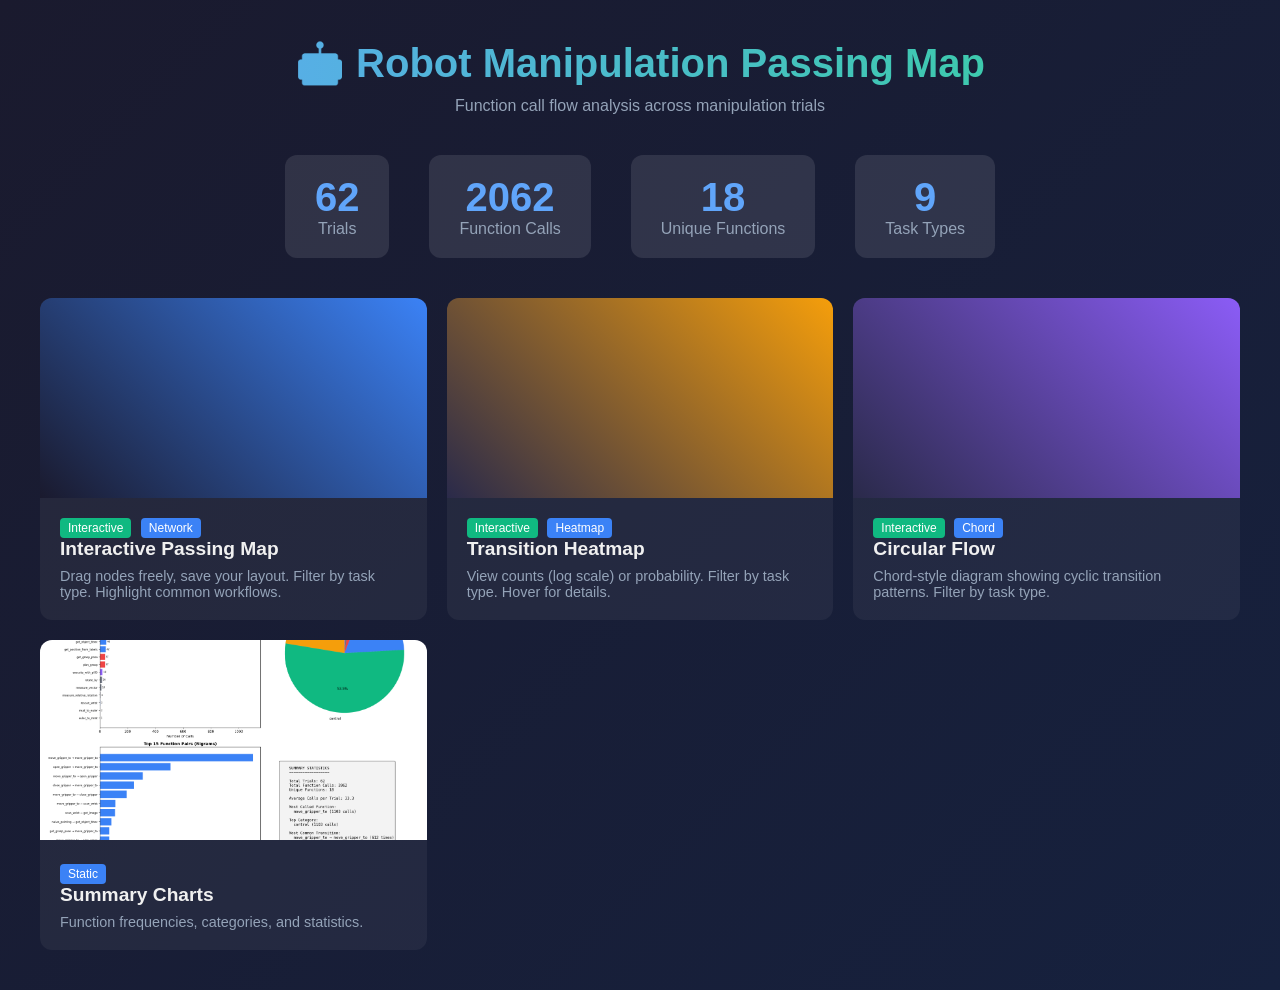
<file: Interactive_visualization/index.html>
<!DOCTYPE html>
<html lang="en">
<head>
    <meta charset="UTF-8">
    <meta name="viewport" content="width=device-width, initial-scale=1.0">
    <title>Robot Manipulation Passing Map Dashboard</title>
    <style>
        * { margin: 0; padding: 0; box-sizing: border-box; }
        body {
            font-family: -apple-system, BlinkMacSystemFont, 'Segoe UI', Roboto, sans-serif;
            background: linear-gradient(135deg, #1a1a2e 0%, #16213e 100%);
            color: white;
            min-height: 100vh;
            padding: 40px;
        }
        .container { max-width: 1200px; margin: 0 auto; }
        h1 {
            text-align: center;
            font-size: 2.5rem;
            margin-bottom: 10px;
            background: linear-gradient(90deg, #60a5fa, #34d399);
            -webkit-background-clip: text;
            -webkit-text-fill-color: transparent;
        }
        .subtitle {
            text-align: center;
            color: #94a3b8;
            margin-bottom: 40px;
        }
        .stats {
            display: flex;
            justify-content: center;
            gap: 40px;
            margin-bottom: 40px;
        }
        .stat {
            text-align: center;
            background: rgba(255,255,255,0.1);
            padding: 20px 30px;
            border-radius: 12px;
        }
        .stat-value {
            font-size: 2.5rem;
            font-weight: bold;
            color: #60a5fa;
        }
        .stat-label { color: #94a3b8; }
        .grid {
            display: grid;
            grid-template-columns: repeat(auto-fit, minmax(350px, 1fr));
            gap: 20px;
        }
        .card {
            background: rgba(255,255,255,0.05);
            border-radius: 12px;
            overflow: hidden;
            transition: transform 0.2s, box-shadow 0.2s;
        }
        .card:hover {
            transform: translateY(-5px);
            box-shadow: 0 20px 40px rgba(0,0,0,0.3);
        }
        .card a {
            display: block;
            text-decoration: none;
            color: inherit;
        }
        .card-img {
            width: 100%;
            height: 200px;
            object-fit: cover;
            background: #2a2a4a;
        }
        .card-body { padding: 20px; }
        .card-title {
            font-size: 1.2rem;
            margin-bottom: 8px;
            color: #f0f0f0;
        }
        .card-desc { color: #94a3b8; font-size: 0.9rem; }
        .badge {
            display: inline-block;
            background: #3b82f6;
            color: white;
            padding: 3px 8px;
            border-radius: 4px;
            font-size: 0.75rem;
            margin-right: 5px;
        }
        .badge.interactive { background: #10b981; }
    </style>
</head>
<body>
    <div class="container">
        <h1>🤖 Robot Manipulation Passing Map</h1>
        <p class="subtitle">Function call flow analysis across manipulation trials</p>
        
        <div class="stats">
            <div class="stat">
                <div class="stat-value">62</div>
                <div class="stat-label">Trials</div>
            </div>
            <div class="stat">
                <div class="stat-value">2062</div>
                <div class="stat-label">Function Calls</div>
            </div>
            <div class="stat">
                <div class="stat-value">18</div>
                <div class="stat-label">Unique Functions</div>
            </div>
            <div class="stat">
                <div class="stat-value">9</div>
                <div class="stat-label">Task Types</div>
            </div>
        </div>
        
        <div class="grid">
            <div class="card">
                <a href="interactive_network.html">
                    <div class="card-img" style="background: linear-gradient(45deg, #1a1a2e, #3b82f6);"></div>
                    <div class="card-body">
                        <span class="badge interactive">Interactive</span>
                        <span class="badge">Network</span>
                        <h3 class="card-title">Interactive Passing Map</h3>
                        <p class="card-desc">Drag nodes freely, save your layout. Filter by task type. Highlight common workflows.</p>
                    </div>
                </a>
            </div>
            
            <div class="card">
                <a href="interactive_heatmap.html">
                    <div class="card-img" style="background: linear-gradient(45deg, #2a2a4a, #f59e0b);"></div>
                    <div class="card-body">
                        <span class="badge interactive">Interactive</span>
                        <span class="badge">Heatmap</span>
                        <h3 class="card-title">Transition Heatmap</h3>
                        <p class="card-desc">View counts (log scale) or probability. Filter by task type. Hover for details.</p>
                    </div>
                </a>
            </div>
            
            <div class="card">
                <a href="circular_flow.html">
                    <div class="card-img" style="background: linear-gradient(45deg, #2a2a4a, #8b5cf6);"></div>
                    <div class="card-body">
                        <span class="badge interactive">Interactive</span>
                        <span class="badge">Chord</span>
                        <h3 class="card-title">Circular Flow</h3>
                        <p class="card-desc">Chord-style diagram showing cyclic transition patterns. Filter by task type.</p>
                    </div>
                </a>
            </div>
            
            <div class="card">
                <a href="summary_charts.png" target="_blank">
                    <img class="card-img" src="summary_charts.png" alt="Summary">
                    <div class="card-body">
                        <span class="badge">Static</span>
                        <h3 class="card-title">Summary Charts</h3>
                        <p class="card-desc">Function frequencies, categories, and statistics.</p>
                    </div>
                </a>
            </div>
        </div>
    </div>
</body>
</html>
</file>
